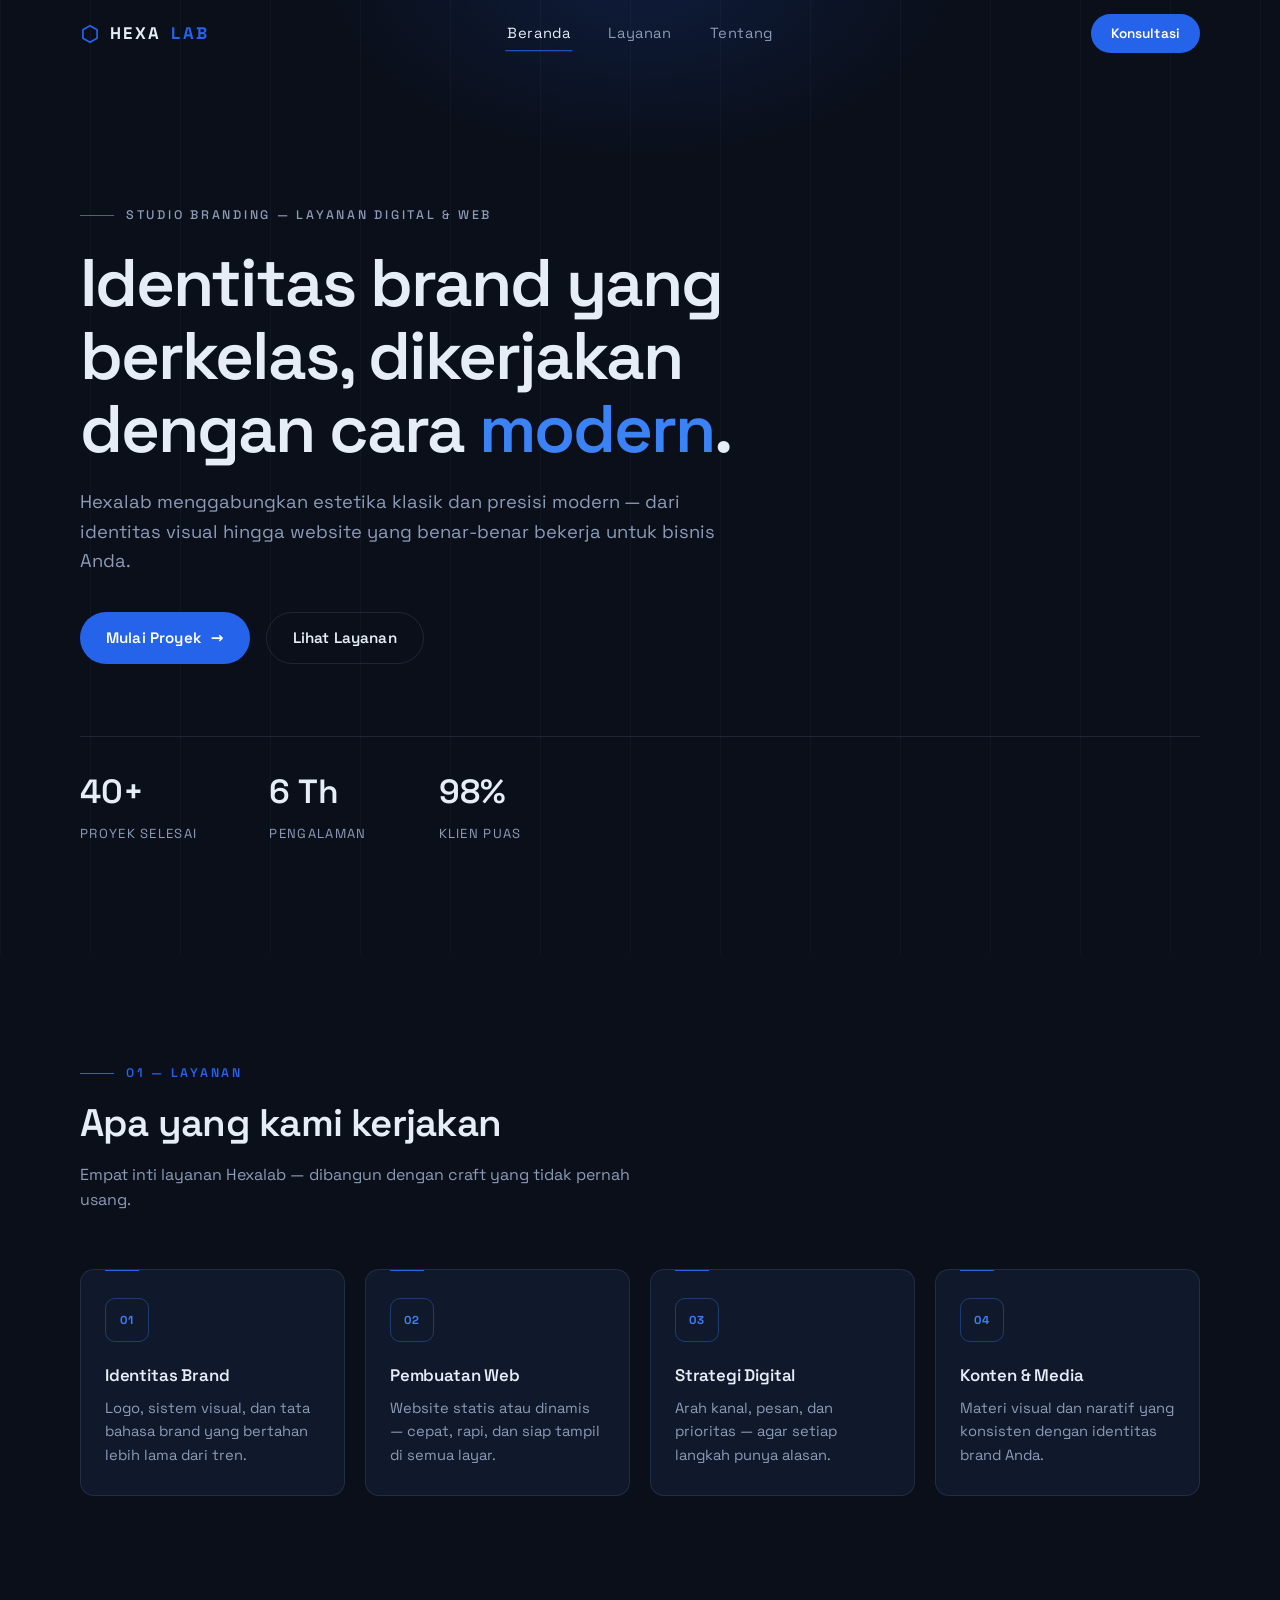
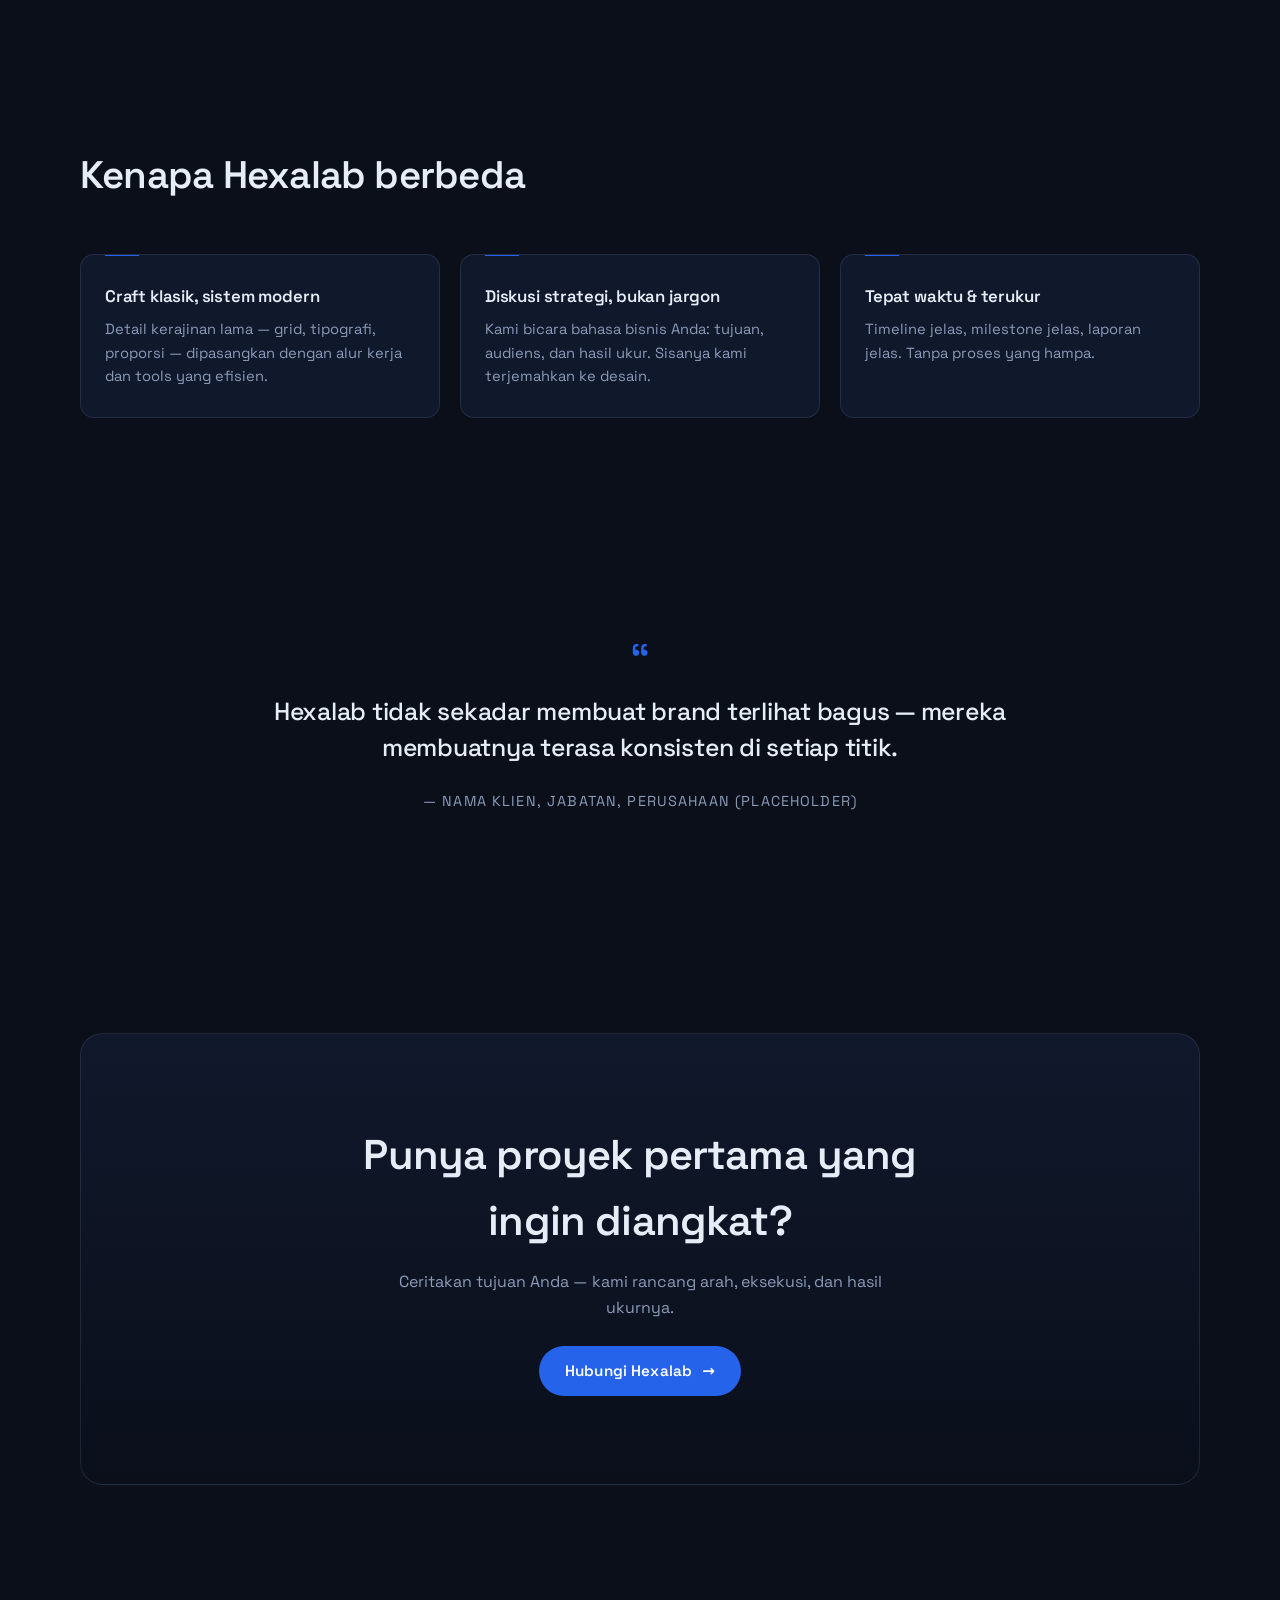
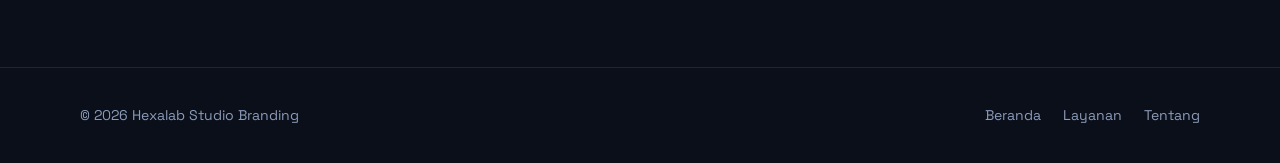
<file: index.html>
<!DOCTYPE html>
<html lang="id">
<head>
  <meta charset="UTF-8">
  <meta name="viewport" content="width=device-width, initial-scale=1.0">
  <title>Hexalab — Studio Branding · Layanan Digital & Pembuatan Web</title>
  <meta name="description" content="Hexalab — studio branding yang menggabungkan estetika klasik dan presisi modern. Layanan digital & pembuatan web untuk bisnis Anda.">
  <link rel="icon" href="data:image/svg+xml,%3Csvg xmlns='http://www.w3.org/2000/svg' viewBox='0 0 24 24' fill='none' stroke='%232563EB' stroke-width='2'%3E%3Cpath d='M12 2l8.5 5v10L12 22l-8.5-5V7L12 2z'/%3E%3C/svg%3E">
  <link rel="stylesheet" href="assets/css/style.css">
  <script>document.documentElement.classList.add("js");</script>
</head>
<body>

  <!-- NAVBAR -->
  <header class="nav">
    <div class="nav-inner container">
      <a class="logo" href="index.html">
        <svg width="20" height="22" viewBox="0 0 24 24" fill="none" stroke="currentColor" stroke-width="2"><path d="M12 2l8.5 5v10L12 22l-8.5-5V7L12 2z"/></svg>
        HEXA<span>LAB</span>
      </a>
      <nav class="menu" aria-label="Menu utama">
        <a href="index.html" class="active">Beranda</a>
        <a href="layanan.html">Layanan</a>
        <a href="tentang.html">Tentang</a>
      </nav>
      <a href="tentang.html#kontak" class="btn btn-primary nav-cta">Konsultasi</a>
      <button class="hamburger" aria-label="Buka menu" aria-expanded="false" aria-controls="mpanel">
        <span class="bar"></span><span class="bar"></span><span class="bar"></span>
      </button>
    </div>
  </header>

  <!-- PANEL MOBILE -->
  <div class="mobile-panel" id="mpanel">
    <a href="index.html">Beranda</a>
    <a href="layanan.html">Layanan</a>
    <a href="tentang.html">Tentang</a>
  </div>

  <main>
    <!-- HERO -->
    <section class="hero">
      <div class="hero-grid-lines" aria-hidden="true"></div>
      <div class="container hero-inner">
        <p class="kicker reveal">Studio Branding — Layanan Digital &amp; Web</p>
        <h1 class="reveal" style="--d:.08s">Identitas brand yang berkelas, dikerjakan dengan cara <em>modern</em>.</h1>
        <p class="hero-sub reveal" style="--d:.16s">
          Hexalab menggabungkan estetika klasik dan presisi modern — dari identitas visual
          hingga website yang benar-benar bekerja untuk bisnis Anda.
        </p>
        <div class="hero-actions reveal" style="--d:.24s">
          <a href="tentang.html#kontak" class="btn btn-primary">Mulai Proyek <span class="arrow">→</span></a>
          <a href="layanan.html" class="btn btn-outline">Lihat Layanan</a>
        </div>
        <div class="hero-stats reveal" style="--d:.32s">
          <div><div class="num">40+</div><div class="label">Proyek Selesai</div></div>
          <div><div class="num">6 Th</div><div class="label">Pengalaman</div></div>
          <div><div class="num">98%</div><div class="label">Klien Puas</div></div>
        </div>
      </div>
    </section>

    <!-- LAYANAN PREVIEW -->
    <section class="section" id="layanan-preview">
      <div class="container">
        <div class="section-head">
          <p class="kicker reveal"><span class="sec-num">01 — Layanan</span></p>
          <h2 class="section-title reveal" style="--d:.08s">Apa yang kami kerjakan</h2>
          <p class="section-lead reveal" style="--d:.14s">Empat inti layanan Hexalab — dibangun dengan craft yang tidak pernah usang.</p>
        </div>
        <div class="grid-4">
          <article class="card reveal"><span class="top-rule"></span>
            <div class="card-icon">01</div>
            <h3>Identitas Brand</h3>
            <p>Logo, sistem visual, dan tata bahasa brand yang bertahan lebih lama dari tren.</p>
          </article>
          <article class="card reveal" style="--d:.08s"><span class="top-rule"></span>
            <div class="card-icon">02</div>
            <h3>Pembuatan Web</h3>
            <p>Website statis atau dinamis — cepat, rapi, dan siap tampil di semua layar.</p>
          </article>
          <article class="card reveal" style="--d:.16s"><span class="top-rule"></span>
            <div class="card-icon">03</div>
            <h3>Strategi Digital</h3>
            <p>Arah kanal, pesan, dan prioritas — agar setiap langkah punya alasan.</p>
          </article>
          <article class="card reveal" style="--d:.24s"><span class="top-rule"></span>
            <div class="card-icon">04</div>
            <h3>Konten &amp; Media</h3>
            <p>Materi visual dan naratif yang konsisten dengan identitas brand Anda.</p>
          </article>
        </div>
      </div>
    </section>

    <!-- KEUNGGULAN -->
    <section class="section">
      <div class="container">
        <div class="section-head">
          <p class="kicker reveal"><span class="sec-num">02 — Keunggulan</span></p>
          <h2 class="section-title reveal" style="--d:.08s">Kenapa Hexalab berbeda</h2>
        </div>
        <div class="grid-3">
          <article class="card reveal"><span class="top-rule"></span>
            <h3>Craft klasik, sistem modern</h3>
            <p>Detail kerajinan lama — grid, tipografi, proporsi — dipasangkan dengan alur kerja dan tools yang efisien.</p>
          </article>
          <article class="card reveal" style="--d:.08s"><span class="top-rule"></span>
            <h3>Diskusi strategi, bukan jargon</h3>
            <p>Kami bicara bahasa bisnis Anda: tujuan, audiens, dan hasil ukur. Sisanya kami terjemahkan ke desain.</p>
          </article>
          <article class="card reveal" style="--d:.16s"><span class="top-rule"></span>
            <h3>Tepat waktu &amp; terukur</h3>
            <p>Timeline jelas, milestone jelas, laporan jelas. Tanpa proses yang hampa.</p>
          </article>
        </div>
      </div>
    </section>

    <!-- TESTIMONIAL -->
    <section class="section">
      <div class="container">
        <figure class="quote reveal">
          <span class="mark" aria-hidden="true">“</span>
          <blockquote>Hexalab tidak sekadar membuat brand terlihat bagus — mereka membuatnya terasa konsisten di setiap titik.</blockquote>
          <figcaption>— Nama Klien, Jabatan, Perusahaan (placeholder)</figcaption>
        </figure>
      </div>
    </section>

    <!-- CTA AKHIR -->
    <section class="section">
      <div class="container">
        <div class="cta-banner reveal">
          <h2>Punya proyek pertama yang ingin diangkat?</h2>
          <p>Ceritakan tujuan Anda — kami rancang arah, eksekusi, dan hasil ukurnya.</p>
          <a href="tentang.html#kontak" class="btn btn-primary">Hubungi Hexalab <span class="arrow">→</span></a>
        </div>
      </div>
    </section>
  </main>

  <!-- FOOTER -->
  <footer class="footer">
    <div class="container footer-inner">
      <span>© 2026 Hexalab Studio Branding</span>
      <div class="menu-inline">
        <a href="index.html">Beranda</a>
        <a href="layanan.html">Layanan</a>
        <a href="tentang.html">Tentang</a>
      </div>
    </div>
  </footer>

  <script src="assets/js/main.js"></script>
</body>
</html>
</file>
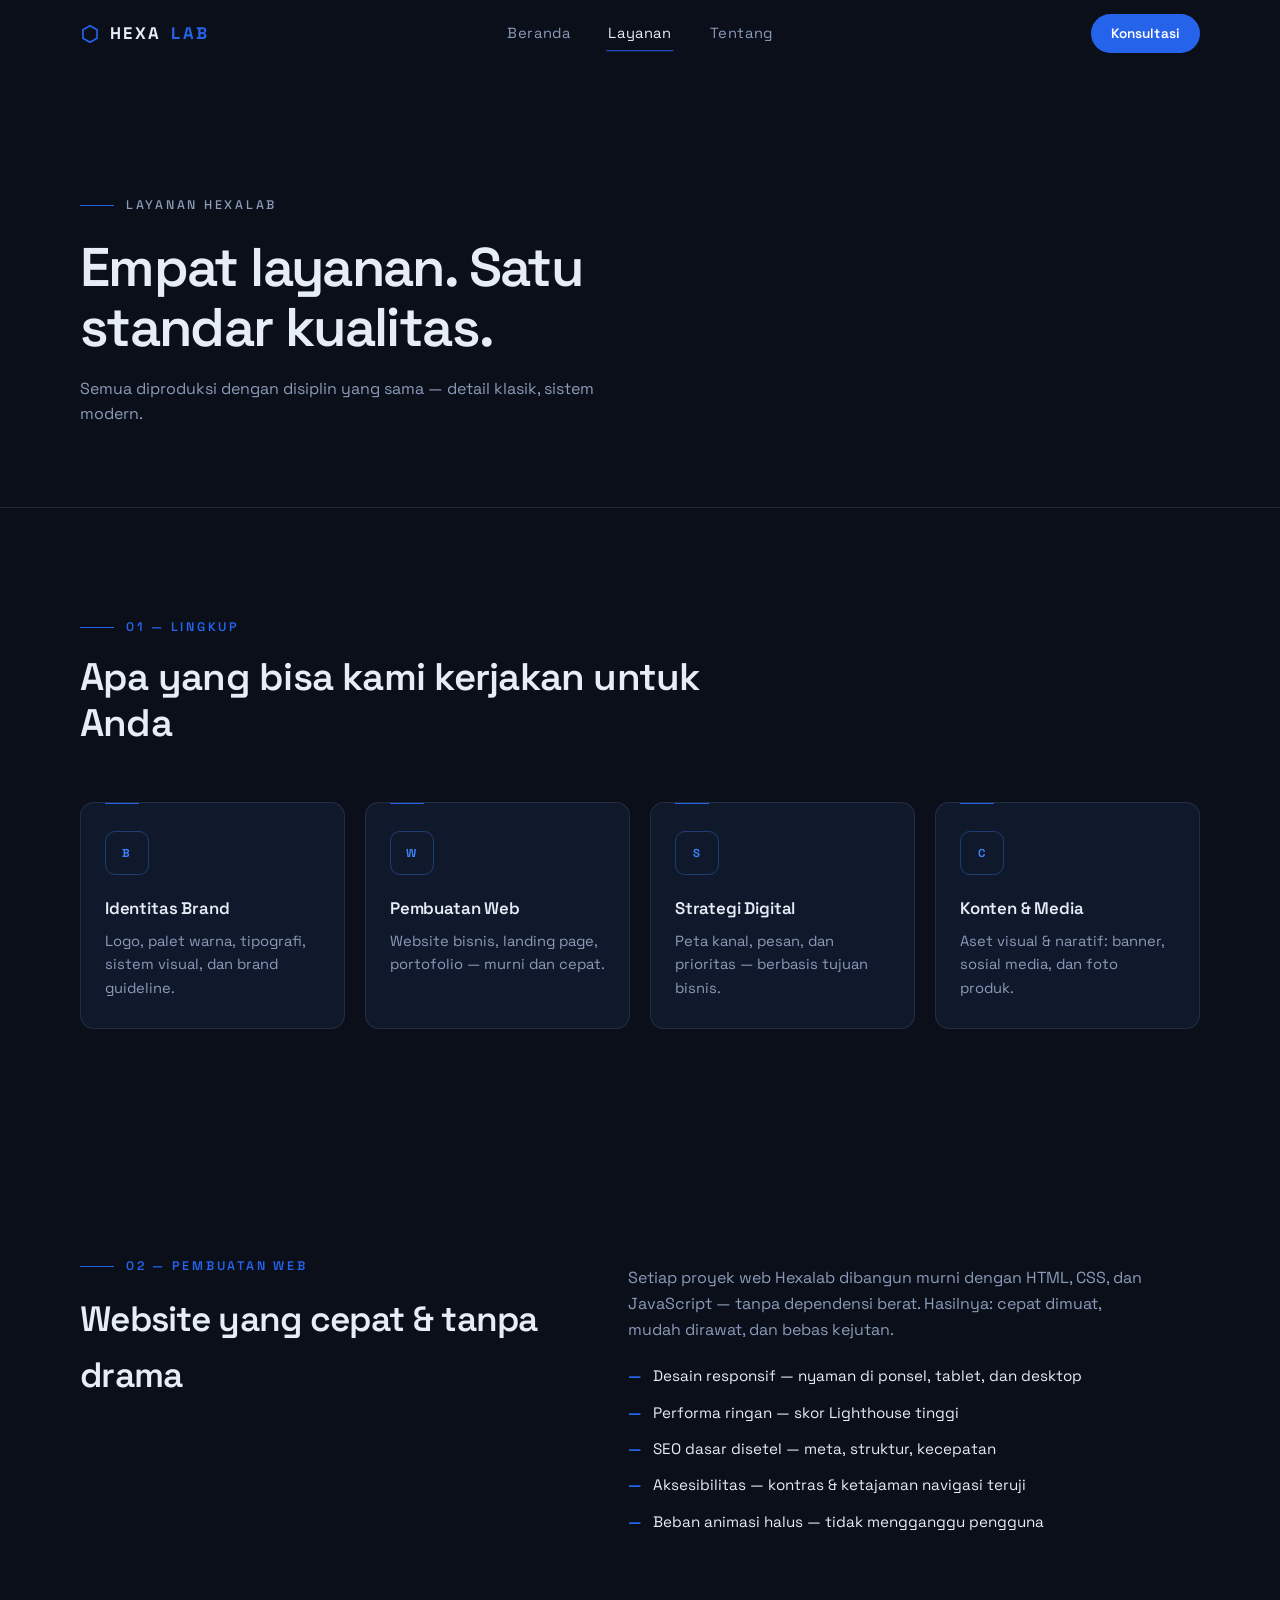
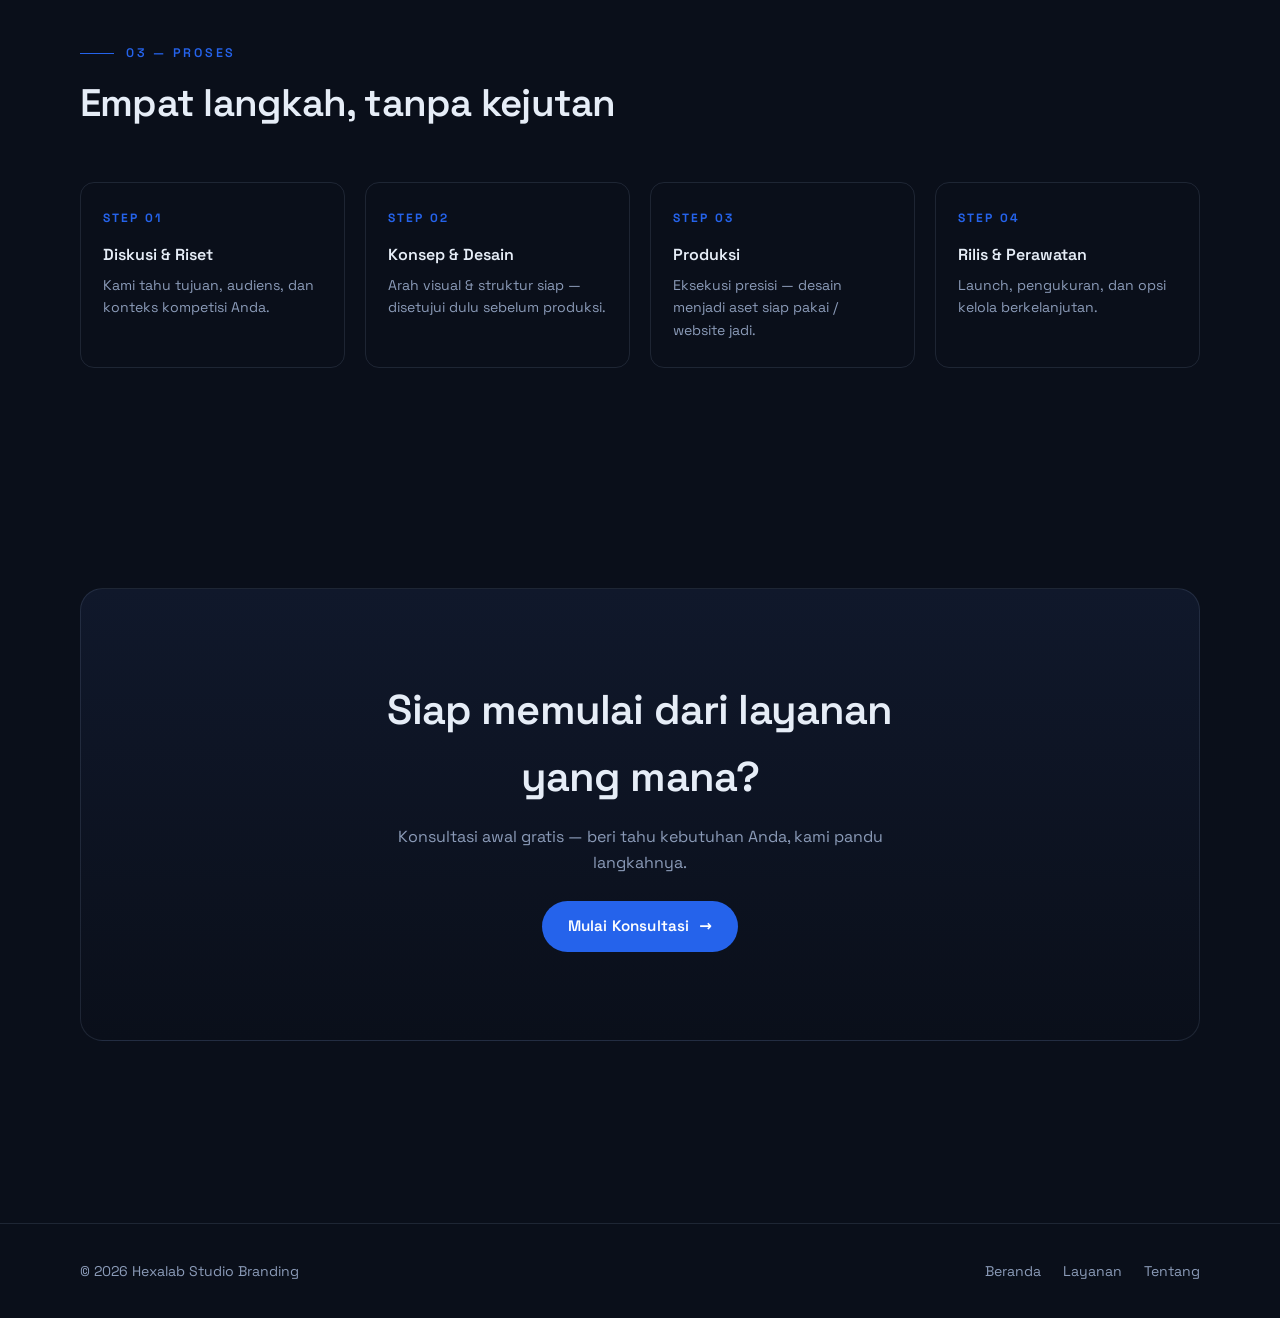
<file: layanan.html>
<!DOCTYPE html>
<html lang="id">
<head>
  <meta charset="UTF-8">
  <meta name="viewport" content="width=device-width, initial-scale=1.0">
  <title>Layanan — Hexalab Studio Branding</title>
  <meta name="description" content="Layanan Hexalab: identitas brand, pembuatan web, strategi digital, dan konten media — gabungan craft klasik dan eksekusi modern.">
  <link rel="icon" href="data:image/svg+xml,%3Csvg xmlns='http://www.w3.org/2000/svg' viewBox='0 0 24 24' fill='none' stroke='%232563EB' stroke-width='2'%3E%3Cpath d='M12 2l8.5 5v10L12 22l-8.5-5V7L12 2z'/%3E%3C/svg%3E">
  <link rel="stylesheet" href="assets/css/style.css">
  <script>document.documentElement.classList.add("js");</script>
</head>
<body>

  <!-- NAVBAR -->
  <header class="nav">
    <div class="nav-inner container">
      <a class="logo" href="index.html">
        <svg width="20" height="22" viewBox="0 0 24 24" fill="none" stroke="currentColor" stroke-width="2"><path d="M12 2l8.5 5v10L12 22l-8.5-5V7L12 2z"/></svg>
        HEXA<span>LAB</span>
      </a>
      <nav class="menu" aria-label="Menu utama">
        <a href="index.html">Beranda</a>
        <a href="layanan.html" class="active">Layanan</a>
        <a href="tentang.html">Tentang</a>
      </nav>
      <a href="tentang.html#kontak" class="btn btn-primary nav-cta">Konsultasi</a>
      <button class="hamburger" aria-label="Buka menu" aria-expanded="false" aria-controls="mpanel">
        <span class="bar"></span><span class="bar"></span><span class="bar"></span>
      </button>
    </div>
  </header>

  <!-- PANEL MOBILE -->
  <div class="mobile-panel" id="mpanel">
    <a href="index.html">Beranda</a>
    <a href="layanan.html">Layanan</a>
    <a href="tentang.html">Tentang</a>
  </div>

  <main>
    <!-- PAGE HERO -->
    <section class="page-hero">
      <div class="container">
        <p class="kicker reveal">Layanan Hexalab</p>
        <h1 class="reveal" style="--d:.08s">Empat layanan. Satu standar kualitas.</h1>
        <p class="reveal" style="--d:.16s">Semua diproduksi dengan disiplin yang sama — detail klasik, sistem modern.</p>
      </div>
    </section>

    <!-- LINGKUP 4 LAYANAN -->
    <section class="section">
      <div class="container">
        <div class="section-head">
          <p class="kicker reveal"><span class="sec-num">01 — Lingkup</span></p>
          <h2 class="section-title reveal" style="--d:.08s">Apa yang bisa kami kerjakan untuk Anda</h2>
        </div>
        <div class="grid-4">
          <article class="card reveal"><span class="top-rule"></span>
            <div class="card-icon">B</div>
            <h3>Identitas Brand</h3>
            <p>Logo, palet warna, tipografi, sistem visual, dan brand guideline.</p>
          </article>
          <article class="card reveal" style="--d:.08s"><span class="top-rule"></span>
            <div class="card-icon">W</div>
            <h3>Pembuatan Web</h3>
            <p>Website bisnis, landing page, portofolio — murni dan cepat.</p>
          </article>
          <article class="card reveal" style="--d:.16s"><span class="top-rule"></span>
            <div class="card-icon">S</div>
            <h3>Strategi Digital</h3>
            <p>Peta kanal, pesan, dan prioritas — berbasis tujuan bisnis.</p>
          </article>
          <article class="card reveal" style="--d:.24s"><span class="top-rule"></span>
            <div class="card-icon">C</div>
            <h3>Konten &amp; Media</h3>
            <p>Aset visual &amp; naratif: banner, sosial media, dan foto produk.</p>
          </article>
        </div>
      </div>
    </section>

    <!-- DETAIL PEMBUATAN WEB -->
    <section class="section">
      <div class="container">
        <div class="service-detail">
          <div>
            <p class="kicker reveal"><span class="sec-num">02 — Pembuatan Web</span></p>
            <h2 class="reveal" style="--d:.08s">Website yang cepat &amp; tanpa drama</h2>
          </div>
          <div>
            <p class="body reveal" style="--d:.12s">
              Setiap proyek web Hexalab dibangun murni dengan HTML, CSS, dan JavaScript —
              tanpa dependensi berat. Hasilnya: cepat dimuat, mudah dirawat, dan bebas kejutan.
            </p>
            <ul class="checklist reveal" style="--d:.18s">
              <li>Desain responsif — nyaman di ponsel, tablet, dan desktop</li>
              <li>Performa ringan — skor Lighthouse tinggi</li>
              <li>SEO dasar disetel — meta, struktur, kecepatan</li>
              <li>Aksesibilitas — kontras &amp; ketajaman navigasi teruji</li>
              <li>Beban animasi halus — tidak mengganggu pengguna</li>
            </ul>
          </div>
        </div>
      </div>
    </section>

    <!-- PROSES KERJA -->
    <section class="section" style="padding-top: 0">
      <div class="container">
        <div class="section-head">
          <p class="kicker reveal"><span class="sec-num">03 — Proses</span></p>
          <h2 class="section-title reveal" style="--d:.08s">Empat langkah, tanpa kejutan</h2>
        </div>
        <div class="steps">
          <article class="step reveal">
            <span class="no">STEP 01</span>
            <h3>Diskusi &amp; Riset</h3>
            <p>Kami tahu tujuan, audiens, dan konteks kompetisi Anda.</p>
          </article>
          <article class="step reveal" style="--d:.1s">
            <span class="no">STEP 02</span>
            <h3>Konsep &amp; Desain</h3>
            <p>Arah visual &amp; struktur siap — disetujui dulu sebelum produksi.</p>
          </article>
          <article class="step reveal" style="--d:.2s">
            <span class="no">STEP 03</span>
            <h3>Produksi</h3>
            <p>Eksekusi presisi — desain menjadi aset siap pakai / website jadi.</p>
          </article>
          <article class="step reveal" style="--d:.3s">
            <span class="no">STEP 04</span>
            <h3>Rilis &amp; Perawatan</h3>
            <p>Launch, pengukuran, dan opsi kelola berkelanjutan.</p>
          </article>
        </div>
      </div>
    </section>

    <!-- CTA -->
    <section class="section">
      <div class="container">
        <div class="cta-banner reveal">
          <h2>Siap memulai dari layanan yang mana?</h2>
          <p>Konsultasi awal gratis — beri tahu kebutuhan Anda, kami pandu langkahnya.</p>
          <a href="tentang.html#kontak" class="btn btn-primary">Mulai Konsultasi <span class="arrow">→</span></a>
        </div>
      </div>
    </section>
  </main>

  <!-- FOOTER -->
  <footer class="footer">
    <div class="container footer-inner">
      <span>© 2026 Hexalab Studio Branding</span>
      <div class="menu-inline">
        <a href="index.html">Beranda</a>
        <a href="layanan.html">Layanan</a>
        <a href="tentang.html">Tentang</a>
      </div>
    </div>
  </footer>

  <script src="assets/js/main.js"></script>
</body>
</html>
</file>
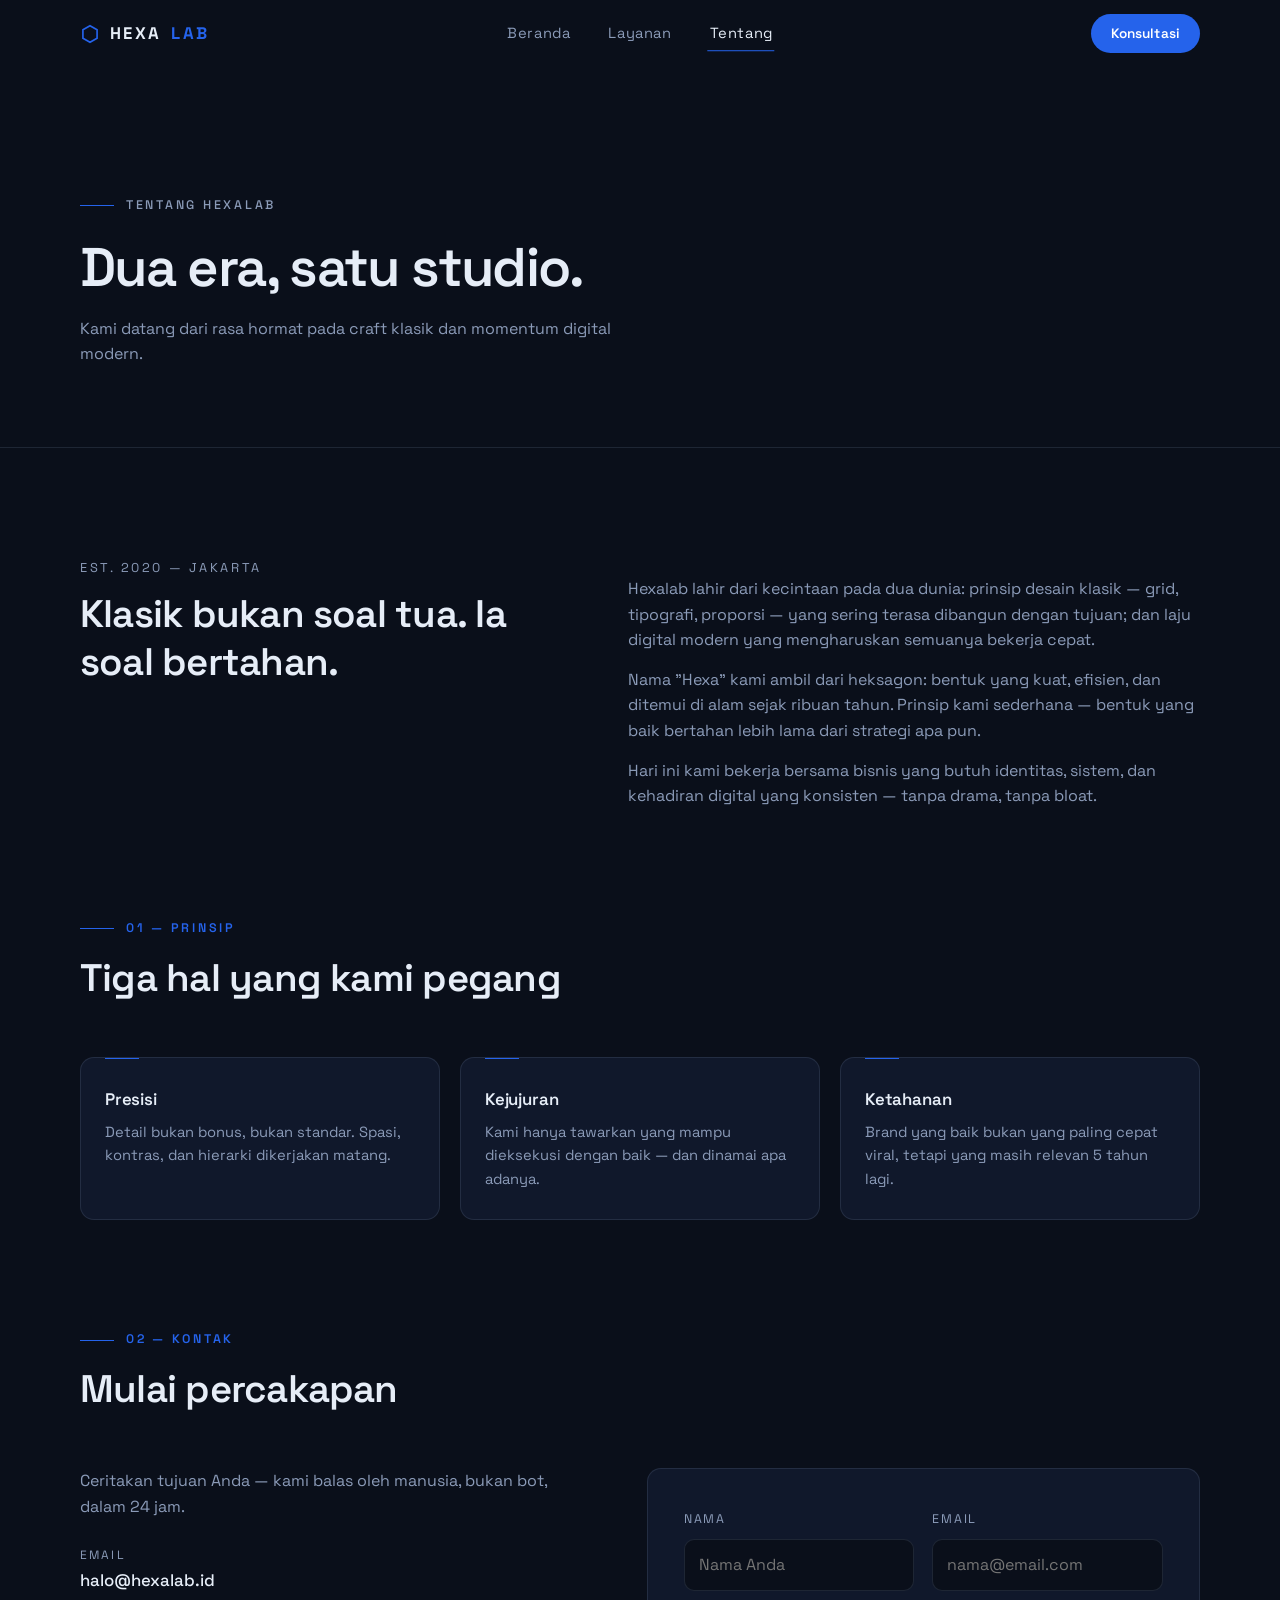
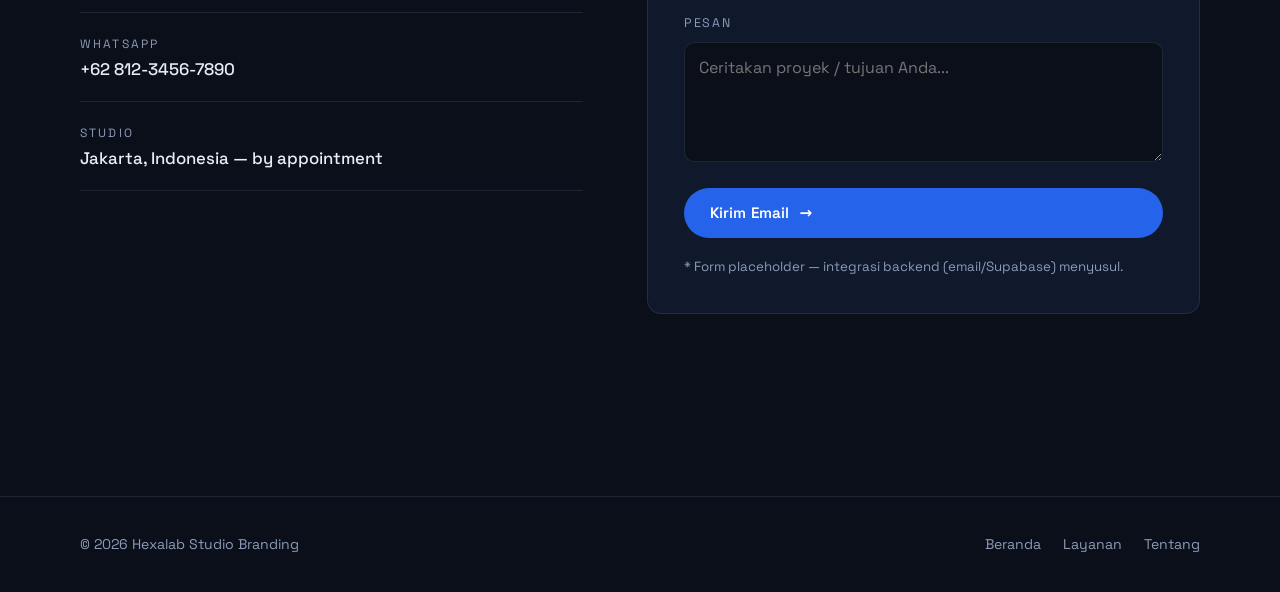
<file: tentang.html>
<!DOCTYPE html>
<html lang="id">
<head>
  <meta charset="UTF-8">
  <meta name="viewport" content="width=device-width, initial-scale=1.0">
  <title>Tentang — Hexalab Studio Branding</title>
  <meta name="description" content="Cerita Hexalab: studio branding yang menggabungkan estetika klasik dan sistem modern. Nilai, prinsip, dan kontak kami.">
  <link rel="icon" href="data:image/svg+xml,%3Csvg xmlns='http://www.w3.org/2000/svg' viewBox='0 0 24 24' fill='none' stroke='%232563EB' stroke-width='2'%3E%3Cpath d='M12 2l8.5 5v10L12 22l-8.5-5V7L12 2z'/%3E%3C/svg%3E">
  <link rel="stylesheet" href="assets/css/style.css">
  <script>document.documentElement.classList.add("js");</script>
</head>
<body>

  <!-- NAVBAR -->
  <header class="nav">
    <div class="nav-inner container">
      <a class="logo" href="index.html">
        <svg width="20" height="22" viewBox="0 0 24 24" fill="none" stroke="currentColor" stroke-width="2"><path d="M12 2l8.5 5v10L12 22l-8.5-5V7L12 2z"/></svg>
        HEXA<span>LAB</span>
      </a>
      <nav class="menu" aria-label="Menu utama">
        <a href="index.html">Beranda</a>
        <a href="layanan.html">Layanan</a>
        <a href="tentang.html" class="active">Tentang</a>
      </nav>
      <a href="tentang.html#kontak" class="btn btn-primary nav-cta">Konsultasi</a>
      <button class="hamburger" aria-label="Buka menu" aria-expanded="false" aria-controls="mpanel">
        <span class="bar"></span><span class="bar"></span><span class="bar"></span>
      </button>
    </div>
  </header>

  <!-- PANEL MOBILE -->
  <div class="mobile-panel" id="mpanel">
    <a href="index.html">Beranda</a>
    <a href="layanan.html">Layanan</a>
    <a href="tentang.html">Tentang</a>
  </div>

  <main>
    <!-- PAGE HERO -->
    <section class="page-hero">
      <div class="container">
        <p class="kicker reveal">Tentang Hexalab</p>
        <h1 class="reveal" style="--d:.08s">Dua era, satu studio.</h1>
        <p class="reveal" style="--d:.16s">Kami datang dari rasa hormat pada craft klasik dan momentum digital modern.</p>
      </div>
    </section>

    <!-- CERITA -->
    <section class="section">
      <div class="container story">
        <div>
          <p class="era reveal">EST. 2020 — JAKARTA</p>
          <h2 class="reveal" style="--d:.08s">Klasik bukan soal tua. Ia soal bertahan.</h2>
        </div>
        <div>
          <p class="body reveal" style="--d:.12s">
            Hexalab lahir dari kecintaan pada dua dunia: prinsip desain klasik — grid,
            tipografi, proporsi — yang sering terasa dibangun dengan tujuan; dan laju
            digital modern yang mengharuskan semuanya bekerja cepat.
          </p>
          <p class="body reveal" style="--d:.2s">
            Nama "Hexa" kami ambil dari heksagon: bentuk yang kuat, efisien, dan ditemui
            di alam sejak ribuan tahun. Prinsip kami sederhana — bentuk yang baik bertahan
            lebih lama dari strategi apa pun.
          </p>
          <p class="body reveal" style="--d:.28s">
            Hari ini kami bekerja bersama bisnis yang butuh identitas, sistem, dan kehadiran
            digital yang konsisten — tanpa drama, tanpa bloat.
          </p>
        </div>
      </div>
    </section>

    <!-- NILAI -->
    <section class="section" style="padding-top:0">
      <div class="container">
        <div class="section-head">
          <p class="kicker reveal"><span class="sec-num">01 — Prinsip</span></p>
          <h2 class="section-title reveal" style="--d:.08s">Tiga hal yang kami pegang</h2>
        </div>
        <div class="grid-3">
          <article class="card reveal"><span class="top-rule"></span>
            <h3>Presisi</h3>
            <p>Detail bukan bonus, bukan standar. Spasi, kontras, dan hierarki dikerjakan matang.</p>
          </article>
          <article class="card reveal" style="--d:.08s"><span class="top-rule"></span>
            <h3>Kejujuran</h3>
            <p>Kami hanya tawarkan yang mampu dieksekusi dengan baik — dan dinamai apa adanya.</p>
          </article>
          <article class="card reveal" style="--d:.16s"><span class="top-rule"></span>
            <h3>Ketahanan</h3>
            <p>Brand yang baik bukan yang paling cepat viral, tetapi yang masih relevan 5 tahun lagi.</p>
          </article>
        </div>
      </div>
    </section>

    <!-- KONTAK -->
    <section class="section" id="kontak" style="padding-top:0">
      <div class="container">
        <div class="section-head">
          <p class="kicker reveal"><span class="sec-num">02 — Kontak</span></p>
          <h2 class="section-title reveal" style="--d:.08s">Mulai percakapan</h2>
        </div>
        <div class="kontak-grid">
          <div>
            <p class="section-lead reveal" style="--d:.1s">Ceritakan tujuan Anda — kami balas oleh manusia, bukan bot, dalam 24 jam.</p>
            <div class="kontak-list">
              <div class="item reveal" style="--d:.16s">
                <span class="label">Email</span>
                <a href="mailto:halo@hexalab.id">halo@hexalab.id</a>
              </div>
              <div class="item reveal" style="--d:.22s">
                <span class="label">WhatsApp</span>
                <a href="https://wa.me/6281234567890">+62 812-3456-7890</a>
              </div>
              <div class="item reveal" style="--d:.28s">
                <span class="label">Studio</span>
                <span class="value">Jakarta, Indonesia — by appointment</span>
              </div>
            </div>
          </div>
          <form class="form reveal" action="#" method="post">
            <div class="row">
              <div><label for="nama">Nama</label><input id="nama" name="nama" type="text" placeholder="Nama Anda" required></div>
              <div><label for="email">Email</label><input id="email" name="email" type="email" placeholder="nama@email.com" required></div>
            </div>
            <div>
              <label for="pesan">Pesan</label>
              <textarea id="pesan" name="pesan" placeholder="Ceritakan proyek / tujuan Anda..." required></textarea>
            </div>
            <button type="submit" class="btn btn-primary">Kirim Email <span class="arrow">→</span></button>
            <small>* Form placeholder — integrasi backend (email/Supabase) menyusul.</small>
          </form>
        </div>
      </div>
    </section>
  </main>

  <!-- FOOTER -->
  <footer class="footer">
    <div class="container footer-inner">
      <span>© 2026 Hexalab Studio Branding</span>
      <div class="menu-inline">
        <a href="index.html">Beranda</a>
        <a href="layanan.html">Layanan</a>
        <a href="tentang.html">Tentang</a>
      </div>
    </div>
  </footer>

  <script src="assets/js/main.js"></script>
</body>
</html>
</file>
<file: assets/css/style.css>
/* ============================================================
   HEXALAB — style.css v1
   Tema: klasik-modern · minimalis · biru hitam
   ============================================================ */

/* ---------- Font (lokal) ---------- */
@font-face {
  font-family: "Space Grotesk";
  src: url("../fonts/space-grotesk-latin-wght-normal.woff2") format("woff2-variations");
  font-weight: 300 700;
  font-style: normal;
  font-display: swap;
}

/* ---------- Tokens ---------- */
:root {
  --bg: #0A0F1A;
  --surface: #10182B;
  --surface-2: #141E35;
  --border: rgba(139, 155, 184, 0.16);
  --accent: #2563EB;
  --accent-hi: #3B82F6;
  --text: #E6EDF7;
  --muted: #8B9BB8;
  --font: "Space Grotesk", system-ui, -apple-system, "Segoe UI", sans-serif;
  --radius: 14px;
  --nav-h: 68px;
  --ease: cubic-bezier(0.22, 1, 0.36, 1);
}

/* ---------- Reset & base ---------- */
*, *::before, *::after { box-sizing: border-box; margin: 0; padding: 0; }

html {
  scroll-behavior: smooth;
  -webkit-text-size-adjust: 100%;
}

body {
  font-family: var(--font);
  background: var(--bg);
  color: var(--text);
  line-height: 1.6;
  -webkit-font-smoothing: antialiased;
}

body.no-scroll { overflow: hidden; }

img, svg { display: block; max-width: 100%; }
a { color: inherit; text-decoration: none; }
ul { list-style: none; }
button { font: inherit; color: inherit; background: none; border: 0; cursor: pointer; }

:focus-visible {
  outline: 2px solid var(--accent-hi);
  outline-offset: 3px;
  border-radius: 4px;
}

::selection { background: rgba(37, 99, 235, 0.45); color: #fff; }

/* ---------- Utilitas layout ---------- */
.container { width: min(1120px, 92%); margin-inline: auto; }

.section { padding: clamp(64px, 9vw, 110px) 0; }

.kicker {
  display: inline-flex;
  align-items: center;
  gap: 12px;
  font-size: 0.78rem;
  font-weight: 500;
  letter-spacing: 0.22em;
  text-transform: uppercase;
  color: var(--muted);
}

.kicker::before {
  content: "";
  width: 34px;
  height: 1px;
  background: var(--accent);
}

.sec-num {
  color: var(--accent);
  font-size: 0.78rem;
  font-weight: 600;
  letter-spacing: 0.22em;
}

.section-head {
  display: flex;
  flex-direction: column;
  gap: 16px;
  margin-bottom: clamp(36px, 6vw, 56px);
}

.section-title {
  font-size: clamp(1.6rem, 3.6vw, 2.4rem);
  font-weight: 600;
  line-height: 1.2;
  letter-spacing: -0.02em;
  max-width: 26ch;
}

.section-lead {
  color: var(--muted);
  max-width: 60ch;
}

.hairline { border: 0; border-top: 1px solid var(--border); }

/* ---------- Tombol ---------- */
.btn {
  position: relative;
  display: inline-flex;
  align-items: center;
  gap: 10px;
  padding: 13px 26px;
  border-radius: 999px;
  font-weight: 600;
  font-size: 0.95rem;
  letter-spacing: 0.01em;
  overflow: hidden;
  transition: transform 0.35s var(--ease), box-shadow 0.35s var(--ease),
              border-color 0.35s, color 0.35s, background 0.35s;
}

.btn .arrow { transition: transform 0.35s var(--ease); }

.btn:hover .arrow { transform: translateX(4px); }
.btn:active { transform: scale(0.97); }

.btn-primary {
  background: var(--accent);
  color: #fff;
}
.btn-primary::before {
  content: "";
  position: absolute;
  inset: 0;
  background: linear-gradient(110deg, transparent 25%, rgba(255,255,255,0.35) 50%, transparent 75%);
  transform: translateX(-110%);
  transition: transform 0.7s var(--ease);
  pointer-events: none;
}
.btn-primary:hover {
  background: var(--accent-hi);
  box-shadow: 0 8px 30px rgba(37, 99, 235, 0.35);
}
.btn-primary:hover::before { transform: translateX(110%); }

.btn-outline {
  border: 1px solid var(--border);
  color: var(--text);
  background: transparent;
}
.btn-outline:hover {
  border-color: var(--accent);
  color: var(--accent-hi);
}

/* ---------- Navbar ---------- */
.nav {
  position: fixed;
  inset: 0 0 auto;
  height: var(--nav-h);
  z-index: 100;
  background: transparent;
  border-bottom: 1px solid transparent;
  transition: background 0.4s var(--ease), border-color 0.4s var(--ease),
              backdrop-filter 0.4s;
}

.nav.scrolled {
  background: rgba(10, 15, 26, 0.72);
  -webkit-backdrop-filter: blur(16px);
  backdrop-filter: blur(16px);
  border-bottom-color: var(--border);
}

.nav-inner {
  position: relative;
  height: 100%;
  display: flex;
  align-items: center;
  justify-content: space-between;
}

.logo {
  display: inline-flex;
  align-items: center;
  gap: 10px;
  font-weight: 700;
  font-size: 1.05rem;
  letter-spacing: 0.14em;
}

.logo svg { color: var(--accent); }
.logo span { color: var(--accent); }

/* Menu di tengah — desktop */
.menu {
  position: absolute;
  left: 50%;
  top: 50%;
  transform: translate(-50%, -50%);
  display: flex;
  align-items: center;
  gap: 34px;
}

.menu a {
  font-size: 0.92rem;
  color: var(--muted);
  letter-spacing: 0.04em;
  padding: 6px 2px;
  position: relative;
  transition: color 0.3s;
}

.menu a::after {
  content: "";
  position: absolute;
  left: 0;
  bottom: 0;
  width: 100%;
  height: 1px;
  background: var(--accent);
  transform: scaleX(0);
  transform-origin: right;
  transition: transform 0.35s var(--ease);
}

.menu a:hover { color: var(--text); }
.menu a:hover::after { transform: scaleX(1); transform-origin: left; }

.menu a.active { color: var(--text); }
.menu a.active::after { transform: scaleX(1); }

.nav-cta { padding: 9px 20px; font-size: 0.85rem; }

/* Hamburger */
.hamburger {
  display: none;
  flex-direction: column;
  gap: 5px;
  padding: 10px;
  z-index: 120;
}

.hamburger .bar {
  width: 22px;
  height: 2px;
  background: var(--text);
  border-radius: 2px;
  transition: transform 0.35s var(--ease), opacity 0.3s;
}

.hamburger.open .bar:nth-child(1) { transform: translateY(7px) rotate(45deg); }
.hamburger.open .bar:nth-child(2) { opacity: 0; }
.hamburger.open .bar:nth-child(3) { transform: translateY(-7px) rotate(-45deg); }

/* Panel mobile — slide dari kanan + glass */
.mobile-panel {
  position: fixed;
  inset: 0 0 0 32%;
  transform: translateX(100%);
  z-index: 110;
  background: rgba(10, 15, 26, 0.88);
  -webkit-backdrop-filter: blur(24px);
  backdrop-filter: blur(24px);
  border-left: 1px solid var(--border);
  display: flex;
  flex-direction: column;
  justify-content: center;
  padding: 8vh 10vw;
  gap: 10px;
  visibility: hidden;
  transition: transform 0.5s var(--ease), visibility 0.5s;
}

.mobile-panel.open {
  transform: translateX(0);
  visibility: visible;
}

.mobile-panel a {
  font-size: clamp(1.4rem, 5vw, 2rem);
  font-weight: 600;
  padding: 10px 0;
  border-bottom: 1px solid var(--border);
  opacity: 0;
  transform: translateX(24px);
  transition: opacity 0.4s var(--ease), transform 0.4s var(--ease), color 0.3s;
}

.mobile-panel.open a {
  opacity: 1;
  transform: translateX(0);
}
.mobile-panel.open a:nth-child(1) { transition-delay: 0.1s; }
.mobile-panel.open a:nth-child(2) { transition-delay: 0.18s; }
.mobile-panel.open a:nth-child(3) { transition-delay: 0.26s; }

.mobile-panel a:hover, .mobile-panel a.active { color: var(--accent-hi); }

/* ---------- Hero (Home) ---------- */
.hero {
  position: relative;
  padding: calc(var(--nav-h) + clamp(70px, 12vw, 130px)) 0 clamp(70px, 10vw, 110px);
  overflow: hidden;
}

.hero::before {
  content: "";
  position: absolute;
  top: -30%;
  left: 50%;
  transform: translateX(-50%);
  width: 900px;
  height: 520px;
  background: radial-gradient(closest-side, rgba(37, 99, 235, 0.16), transparent 70%);
  pointer-events: none;
}

.hero-grid-lines {
  position: absolute;
  inset: 0;
  pointer-events: none;
  background-image:
    linear-gradient(to right, rgba(139,155,184,0.05) 1px, transparent 1px);
  background-size: 90px 100%;
}

.hero-inner { position: relative; }

.hero h1 {
  margin-top: 22px;
  font-size: clamp(2.3rem, 6vw, 4.2rem);
  font-weight: 600;
  line-height: 1.08;
  letter-spacing: -0.03em;
  max-width: 18ch;
}

.hero h1 em {
  font-style: normal;
  color: var(--accent-hi);
}

.hero-sub {
  margin-top: 22px;
  color: var(--muted);
  font-size: clamp(1rem, 2vw, 1.15rem);
  max-width: 54ch;
}

.hero-actions {
  margin-top: 36px;
  display: flex;
  flex-wrap: wrap;
  gap: 16px;
}

.hero-stats {
  margin-top: clamp(48px, 7vw, 72px);
  display: grid;
  grid-template-columns: repeat(3, auto);
  justify-content: start;
  gap: clamp(28px, 6vw, 72px);
  border-top: 1px solid var(--border);
  padding-top: 28px;
}

.hero-stats .num {
  font-size: clamp(1.5rem, 3.4vw, 2.1rem);
  font-weight: 600;
  color: var(--text);
}

.hero-stats .label {
  color: var(--muted);
  font-size: 0.82rem;
  letter-spacing: 0.1em;
  text-transform: uppercase;
  margin-top: 4px;
}

/* ---------- Cards (layanan & nilai) ---------- */
.grid-4 {
  display: grid;
  grid-template-columns: repeat(4, 1fr);
  gap: 20px;
}

.grid-3 {
  display: grid;
  grid-template-columns: repeat(3, 1fr);
  gap: 20px;
}

.card {
  position: relative;
  background: var(--surface);
  border: 1px solid var(--border);
  border-radius: var(--radius);
  padding: 28px 24px;
  transition: border-color 0.4s, transform 0.4s var(--ease), background 0.4s;
}

.card:hover {
  border-color: rgba(59, 130, 246, 0.45);
  transform: translateY(-5px);
  background: var(--surface-2);
}

.card-icon {
  width: 44px;
  height: 44px;
  display: grid;
  place-items: center;
  border: 1px solid rgba(59, 130, 246, 0.35);
  border-radius: 10px;
  color: var(--accent-hi);
  margin-bottom: 20px;
  font-size: 0.72rem;
  font-weight: 700;
  letter-spacing: 0.1em;
}

.card h3 {
  font-size: 1.05rem;
  font-weight: 600;
  margin-bottom: 8px;
  letter-spacing: -0.01em;
}

.card p { color: var(--muted); font-size: 0.92rem; }

.card .top-rule {
  position: absolute;
  top: 0;
  left: 24px;
  width: 34px;
  height: 1px;
  background: var(--accent);
}

/* ---------- Testimonial ---------- */
.quote {
  max-width: 800px;
  margin-inline: auto;
  text-align: center;
}

.quote .mark {
  color: var(--accent);
  font-size: 3rem;
  line-height: 1;
  display: block;
  margin-bottom: 8px;
}

.quote blockquote {
  font-size: clamp(1.15rem, 2.6vw, 1.55rem);
  font-weight: 500;
  line-height: 1.45;
  letter-spacing: -0.01em;
}

.quote figcaption {
  margin-top: 24px;
  color: var(--muted);
  font-size: 0.9rem;
  letter-spacing: 0.08em;
  text-transform: uppercase;
}

/* ---------- CTA banner ---------- */
.cta-banner {
  text-align: center;
  padding: clamp(56px, 8vw, 88px) clamp(24px, 6vw, 72px);
  background: linear-gradient(180deg, var(--surface) 0%, var(--bg) 100%);
  border: 1px solid var(--border);
  border-radius: calc(var(--radius) * 1.6);
  position: relative;
  overflow: hidden;
}

.cta-banner h2 {
  font-size: clamp(1.7rem, 4vw, 2.6rem);
  font-weight: 600;
  letter-spacing: -0.02em;
  max-width: 22ch;
  margin-inline: auto;
}

.cta-banner p {
  color: var(--muted);
  margin: 14px auto 26px;
  max-width: 50ch;
}

/* ---------- Page hero (Layanan/Tentang) ---------- */
.page-hero {
  padding: calc(var(--nav-h) + clamp(64px, 10vw, 110px)) 0 clamp(48px, 7vw, 80px);
  border-bottom: 1px solid var(--border);
}

.page-hero h1 {
  margin-top: 22px;
  font-size: clamp(2rem, 5.4vw, 3.4rem);
  font-weight: 600;
  letter-spacing: -0.03em;
  line-height: 1.1;
  max-width: 20ch;
}

.page-hero p {
  margin-top: 18px;
  color: var(--muted);
  max-width: 58ch;
}

/* ---------- Detail layanan ---------- */
.service-detail { display: grid; grid-template-columns: 1fr 1.2fr; gap: clamp(32px, 6vw, 72px); align-items: start; }

.service-detail h2 {
  font-size: clamp(1.5rem, 3.2vw, 2.2rem);
  font-weight: 600;
  letter-spacing: -0.02em;
  margin-top: 14px;
}

.service-detail .body { color: var(--muted); margin-top: 16px; max-width: 52ch; }

.checklist { margin-top: 22px; display: grid; gap: 12px; }

.checklist li {
  display: flex;
  gap: 12px;
  align-items: baseline;
  color: var(--text);
  font-size: 0.95rem;
}

.checklist li::before {
  content: "—";
  color: var(--accent);
  font-weight: 700;
}

/* ---------- Proses kerja ---------- */
.steps {
  display: grid;
  grid-template-columns: repeat(4, 1fr);
  gap: 20px;
  counter-reset: step;
}

.step {
  border: 1px solid var(--border);
  border-radius: var(--radius);
  padding: 26px 22px;
  background: transparent;
  transition: background 0.4s, border-color 0.4s;
}

.step:hover { background: var(--surface); border-color: rgba(59,130,246,0.35); }

.step .no {
  display: block;
  font-size: 0.75rem;
  font-weight: 700;
  letter-spacing: 0.18em;
  color: var(--accent);
  margin-bottom: 14px;
}

.step h3 { font-size: 1rem; font-weight: 600; margin-bottom: 6px; }
.step p { color: var(--muted); font-size: 0.88rem; }

/* ---------- Tentang ---------- */
.story { display: grid; grid-template-columns: 1fr 1.2fr; gap: clamp(32px, 6vw, 72px); }

.story .era {
  color: var(--muted);
  font-size: 0.8rem;
  letter-spacing: 0.2em;
  text-transform: uppercase;
}

.story h2 {
  font-size: clamp(1.6rem, 3.4vw, 2.4rem);
  font-weight: 600;
  letter-spacing: -0.02em;
  margin-top: 12px;
  line-height: 1.25;
}

.story .body {
  color: var(--muted);
  margin-top: 18px;
}

.story .body + .body { margin-top: 14px; }

.kontak-grid {
  display: grid;
  grid-template-columns: 1fr 1.1fr;
  gap: clamp(32px, 6vw, 64px);
}

.kontak-list { display: grid; gap: 22px; margin-top: 26px; }

.kontak-list .item {
  display: flex;
  flex-direction: column;
  gap: 2px;
  padding-bottom: 18px;
  border-bottom: 1px solid var(--border);
}

.kontak-list .item .label {
  font-size: 0.75rem;
  letter-spacing: 0.18em;
  text-transform: uppercase;
  color: var(--muted);
}

.kontak-list .item a, .kontak-list .item .value {
  font-size: 1.05rem;
  font-weight: 500;
  transition: color 0.3s;
}

.kontak-list .item a:hover { color: var(--accent-hi); }

/* Form placeholder */
.form {
  background: var(--surface);
  border: 1px solid var(--border);
  border-radius: var(--radius);
  padding: clamp(24px, 4vw, 36px);
  display: grid;
  gap: 18px;
}

.form .row { display: grid; gap: 18px; grid-template-columns: 1fr 1fr; }

.form label {
  font-size: 0.78rem;
  letter-spacing: 0.14em;
  text-transform: uppercase;
  color: var(--muted);
}

.form input, .form textarea {
  margin-top: 8px;
  width: 100%;
  background: var(--bg);
  border: 1px solid var(--border);
  border-radius: 10px;
  padding: 12px 14px;
  color: var(--text);
  font: inherit;
  transition: border-color 0.3s;
}

.form textarea { min-height: 120px; resize: vertical; }

.form input:focus, .form textarea:focus {
  outline: none;
  border-color: var(--accent);
}

.form small { color: var(--muted); }

/* ---------- Footer ---------- */
.footer {
  border-top: 1px solid var(--border);
  padding: 36px 0;
  margin-top: clamp(40px, 6vw, 72px);
}

.footer-inner {
  display: flex;
  align-items: center;
  justify-content: space-between;
  gap: 16px;
  flex-wrap: wrap;
  color: var(--muted);
  font-size: 0.88rem;
}

.footer-inner .menu-inline { display: flex; gap: 22px; }
.footer-inner .menu-inline a { transition: color 0.3s; }
.footer-inner .menu-inline a:hover { color: var(--text); }

/* ---------- Scroll reveal ---------- */
html.js .reveal {
  opacity: 0;
  transform: translateY(26px);
  transition: opacity 0.8s var(--ease), transform 0.8s var(--ease);
  transition-delay: var(--d, 0s);
}

html.js .reveal.is-visible {
  opacity: 1;
  transform: translateY(0);
}

/* ---------- Breakpoints ---------- */
@media (max-width: 900px) {
  .grid-4 { grid-template-columns: repeat(2, 1fr); }
  .grid-3 { grid-template-columns: repeat(3, 1fr); }
  .steps { grid-template-columns: repeat(2, 1fr); }
}

@media (max-width: 768px) {
  .menu, .nav-cta { display: none; }
  .hamburger { display: inline-flex; }

  .grid-3 { grid-template-columns: 1fr; }
  .service-detail, .story, .kontak-grid { grid-template-columns: 1fr; }

  .hero-stats { grid-template-columns: repeat(3, auto); gap: 20px; }

  .form .row { grid-template-columns: 1fr; }
}

@media (max-width: 480px) {
  .grid-4 { grid-template-columns: 1fr; }
  .steps { grid-template-columns: 1fr; }
  .btn { width: 100%; justify-content: center; }
  .hero-actions { align-items: stretch; }
  .hero-stats { grid-template-columns: 1fr 1fr; }
}

/* ---------- Reduced motion ---------- */
@media (prefers-reduced-motion: reduce) {
  html { scroll-behavior: auto; }

  *, *::before, *::after {
    transition-duration: 0.01ms !important;
    animation-duration: 0.01ms !important;
    transition-delay: 0s !important;
  }

  html.js .reveal { opacity: 1; transform: none; }
}
</file>
